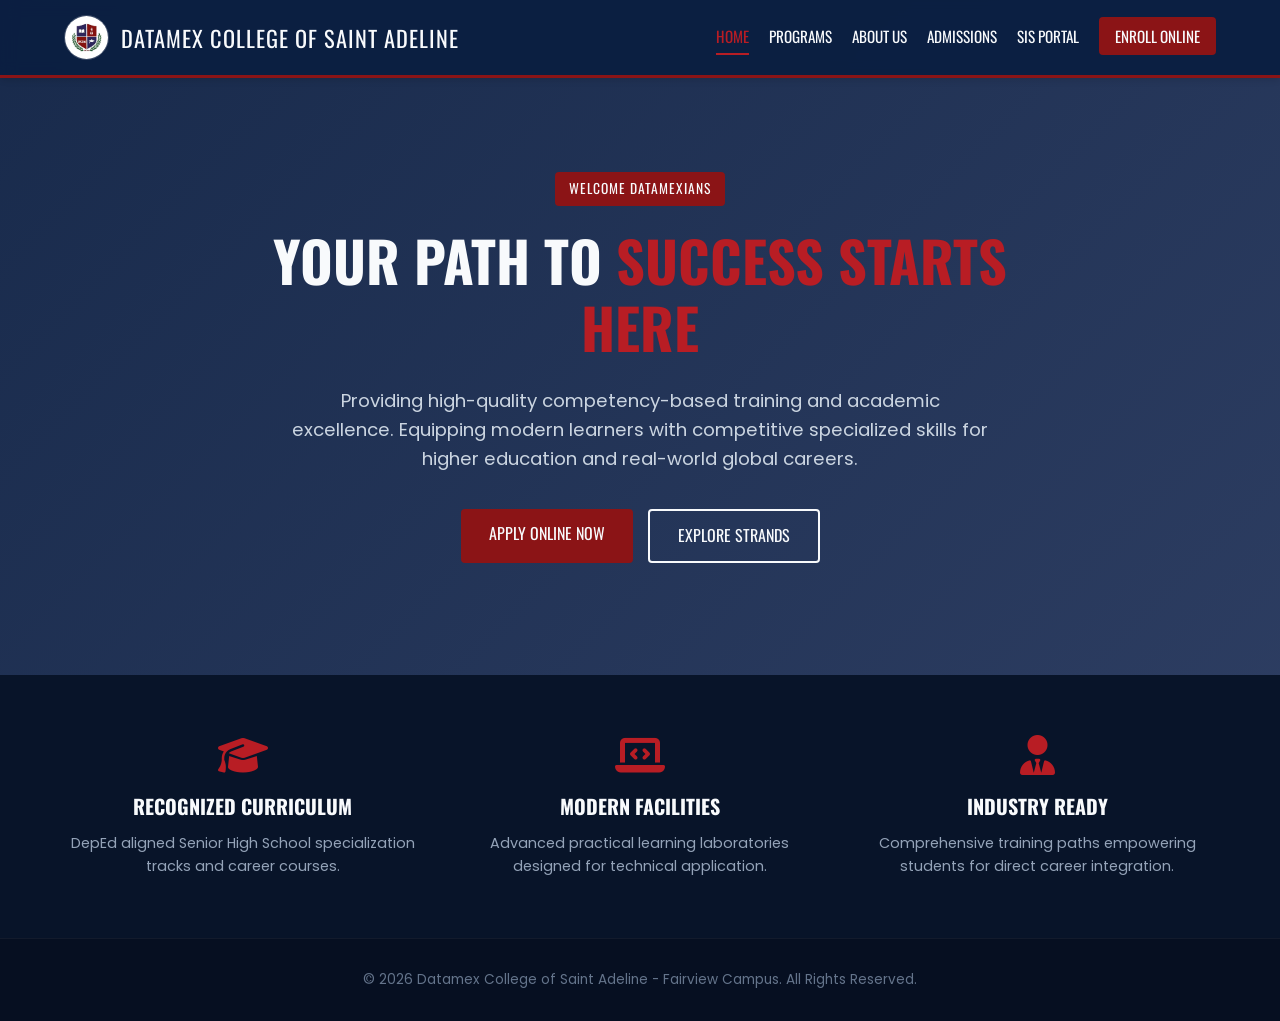
<file: index.html>
<!DOCTYPE html>
<html lang="en">
<head>
    <meta charset="UTF-8">
    <meta name="viewport" content="width=device-width, initial-scale=1.0">
    <title>Datamex College of Saint Adeline - Home</title>
    <link href="https://fonts.googleapis.com/css2?family=Oswald:wght=500;700&family=Poppins:wght=400;500;600;700&display=swap" rel="stylesheet">
    <link rel="stylesheet" href="https://cdnjs.cloudflare.com/ajax/libs/font-awesome/6.4.0/css/all.min.css">
    <link rel="stylesheet" href="css/style.css">
    <link rel="icon" type="image/x-icon" href="assets/round-logo.png">
</head>
<body>

    <!-- INSTITUTIONAL NAVIGATION HEADER -->
    <nav class="navbar">
        <a href="index.html" class="nav-logo">
            <img src="assets/logo.jpg" alt="Datamex College of Saint Adeline Logo">
            <span>DATAMEX COLLEGE OF SAINT ADELINE</span>
        </a>
        <div class="menu-toggle" id="menuToggle"><i class="fa-solid fa-bars"></i></div>
        <ul class="nav-links" id="navLinks">
            <li><a href="index.html">Home</a></li>
            <li><a href="strands.html">Programs</a></li>
            <li><a href="about.html">About Us</a></li>
            <li><a href="contact.html">Admissions</a></li>
            <li><a href="login.html">SIS Portal</a></li>
            <li><a href="register.html" class="nav-btn">Enroll Online</a></li>
        </ul>
    </nav>

    <!-- BRANDED LANDING HERO -->
    <header class="hero-banner">
        <div class="hero-content">
            <div class="hero-badge">Welcome Datamexians</div>
            <h1 class="hero-title">Your Path To <span>Success Starts Here</span></h1>
            <p class="hero-desc">Providing high-quality competency-based training and academic excellence. Equipping modern learners with competitive specialized skills for higher education and real-world global careers.</p>
            <div class="hero-actions">
                <a href="register.html" class="btn-primary">Apply Online Now</a>
                <a href="strands.html" class="btn-secondary">Explore Strands</a>
            </div>
        </div>
    </header>

    <section class="features-strip">
        <div class="feature-item">
            <i class="fa-solid fa-graduation-cap"></i>
            <h4>Recognized Curriculum</h4>
            <p>DepEd aligned Senior High School specialization tracks and career courses.</p>
        </div>
        <div class="feature-item">
            <i class="fa-solid fa-laptop-code"></i>
            <h4>Modern Facilities</h4>
            <p>Advanced practical learning laboratories designed for technical application.</p>
        </div>
        <div class="feature-item">
            <i class="fa-solid fa-user-tie"></i>
            <h4>Industry Ready</h4>
            <p>Comprehensive training paths empowering students for direct career integration.</p>
        </div>
    </section>

    <footer class="global-footer">
        <p>&copy; 2026 Datamex College of Saint Adeline - Fairview Campus. All Rights Reserved.</p>
    </footer>

    <script src="js/main.js" defer></script>
</body>
</html>
</file>
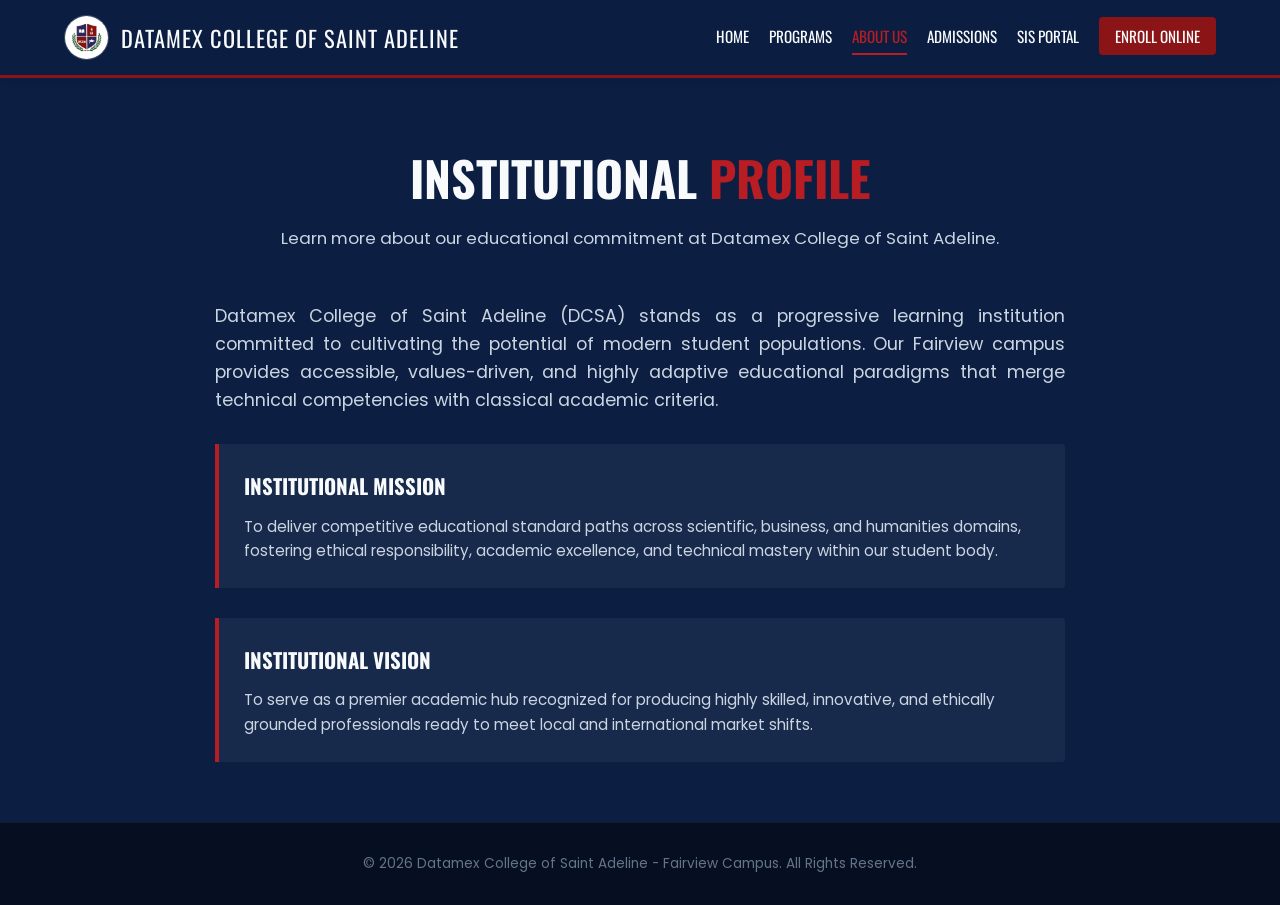
<file: about.html>
<!DOCTYPE html>
<html lang="en">
<head>
    <meta charset="UTF-8">
    <meta name="viewport" content="width=device-width, initial-scale=1.0">
    <title>About DCSA Fairview</title>
    <link href="https://fonts.googleapis.com/css2?family=Oswald:wght=500;700&family=Poppins:wght=400;500;600;700&display=swap" rel="stylesheet">
    <link rel="stylesheet" href="https://cdnjs.cloudflare.com/ajax/libs/font-awesome/6.4.0/css/all.min.css">
    <link rel="stylesheet" href="css/style.css">
    <link rel="icon" type="image/x-icon" href="assets/round-logo.png">
</head>
<body class="dark-theme-page">

    <nav class="navbar">
        <a href="index.html" class="nav-logo">
            <img src="assets/logo.jpg" alt="Datamex College of Saint Adeline Logo">
            <span>DATAMEX COLLEGE OF SAINT ADELINE</span>
        </a>
        <div class="menu-toggle" id="menuToggle"><i class="fa-solid fa-bars"></i></div>
        <ul class="nav-links" id="navLinks">
            <li><a href="index.html">Home</a></li>
            <li><a href="strands.html">Programs</a></li>
            <li><a href="about.html">About Us</a></li>
            <li><a href="contact.html">Admissions</a></li>
            <li><a href="login.html">SIS Portal</a></li>
            <li><a href="register.html" class="nav-btn">Enroll Online</a></li>
        </ul>
    </nav>

    <main class="page-container">
        <div class="lore-wrapper">
            <div class="section-header">
                <h1>Institutional <span>Profile</span></h1>
                <p>Learn more about our educational commitment at Datamex College of Saint Adeline.</p>
            </div>

            <p class="lore-paragraph">Datamex College of Saint Adeline (DCSA) stands as a progressive learning institution committed to cultivating the potential of modern student populations. Our Fairview campus provides accessible, values-driven, and highly adaptive educational paradigms that merge technical competencies with classical academic criteria.</p>

            <div class="lore-card">
                <h4>Institutional Mission</h4>
                <p>To deliver competitive educational standard paths across scientific, business, and humanities domains, fostering ethical responsibility, academic excellence, and technical mastery within our student body.</p>
            </div>

            <div class="lore-card">
                <h4>Institutional Vision</h4>
                <p>To serve as a premier academic hub recognized for producing highly skilled, innovative, and ethically grounded professionals ready to meet local and international market shifts.</p>
            </div>
        </div>
    </main>

    <footer class="global-footer">
        <p>&copy; 2026 Datamex College of Saint Adeline - Fairview Campus. All Rights Reserved.</p>
    </footer>

    <script src="js/main.js" defer></script>
</body>
</html>
</file>
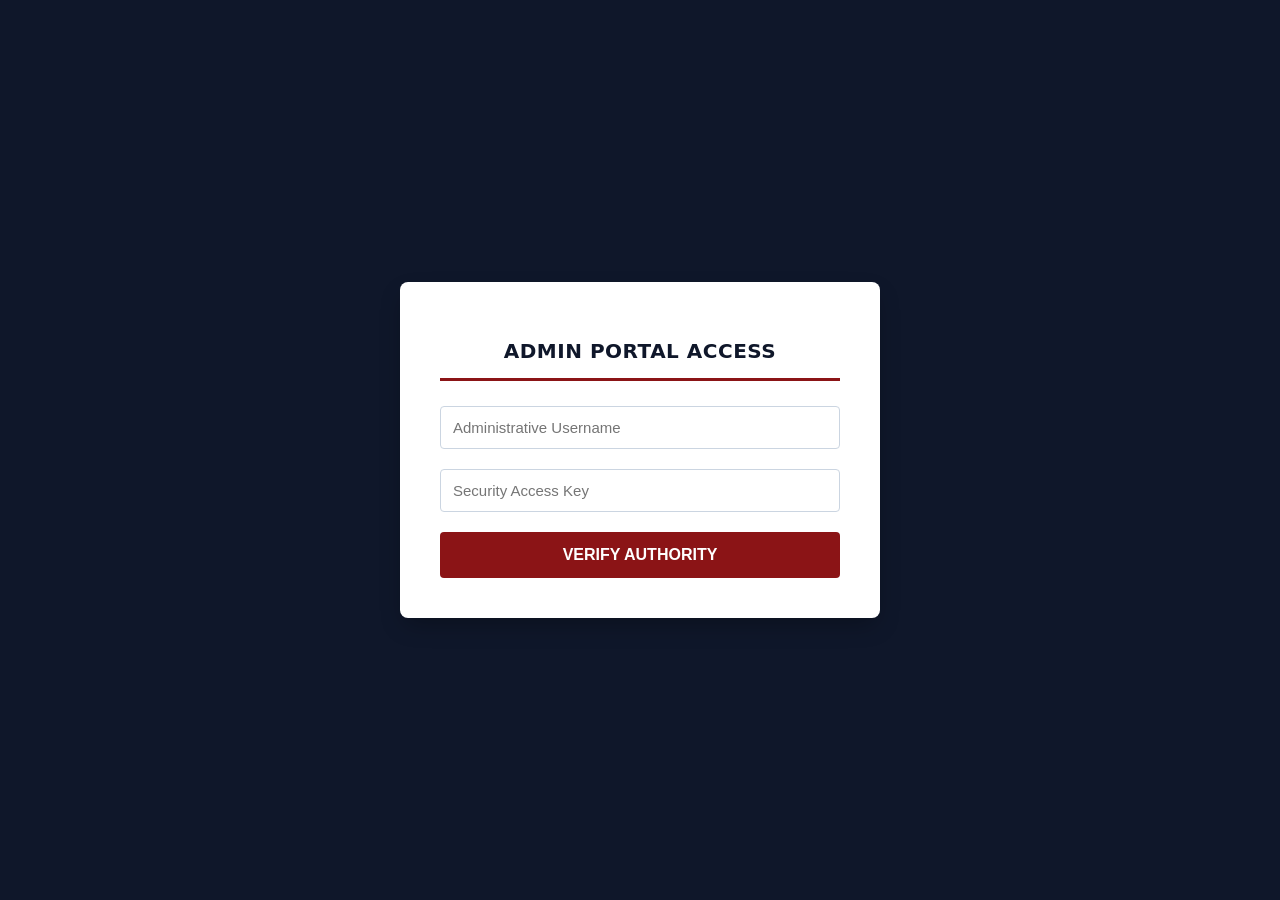
<file: admin-login.html>
<!DOCTYPE html>
<html lang="en">
<head>
    <meta charset="UTF-8">
    <title>DCSA SIS - Administrative Portal Gate</title>
    <link rel="icon" type="image/x-icon" href="assets/round-logo.png">
    <style>
        body { background: #0f172a; font-family: system-ui, sans-serif; display: flex; justify-content: center; align-items: center; height: 100vh; margin: 0; }
        .login-box { background: white; padding: 40px; border-radius: 8px; box-shadow: 0 10px 25px -5px rgba(0,0,0,0.3); width: 100%; max-width: 400px; text-align: center; }
        .brand-header { border-bottom: 3px solid #8b1416; padding-bottom: 15px; margin-bottom: 25px; color: #0f172a; text-transform: uppercase; letter-spacing: 0.5px; font-size: 20px; }
        input { width: 100%; padding: 12px; margin-bottom: 20px; border: 1px solid #cbd5e1; border-radius: 4px; box-sizing: border-box; font-size: 15px; }
        button { background: #8b1416; color: white; width: 100%; padding: 14px; border: none; border-radius: 4px; font-weight: bold; font-size: 16px; cursor: pointer; text-transform: uppercase; transition: background 0.2s; }
        button:hover { background: #a11b1e; }
    </style>
</head>
<body>

    <div class="login-box">
        <h2 class="brand-header">Admin Portal Access</h2>
        <form id="adminLoginForm" onsubmit="processAdminLogin(event)">
            <input type="text" id="adminUser" placeholder="Administrative Username" required>
            <input type="password" id="adminPass" placeholder="Security Access Key" required>
            <button type="submit">Verify Authority</button>
        </form>
    </div>

    <script src="js/admin-login.js"></script>
</body>
</html>
</file>
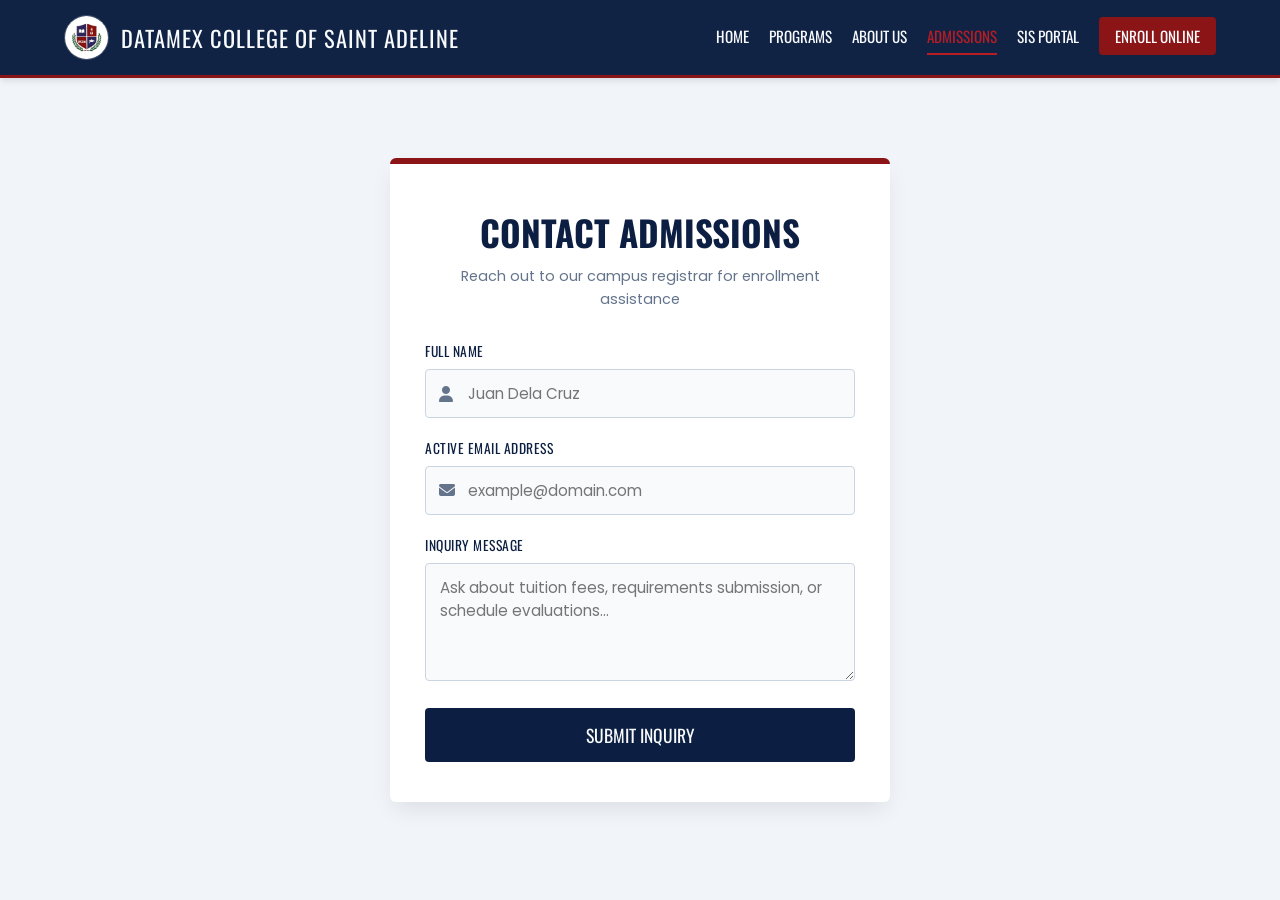
<file: contact.html>
<!DOCTYPE html>
<html lang="en">
<head>
    <meta charset="UTF-8">
    <meta name="viewport" content="width=device-width, initial-scale=1.0">
    <title>Contact DCSA Admissions</title>
    <link href="https://fonts.googleapis.com/css2?family=Oswald:wght=500;700&family=Poppins:wght=400;500;600;700&display=swap" rel="stylesheet">
    <link rel="stylesheet" href="https://cdnjs.cloudflare.com/ajax/libs/font-awesome/6.4.0/css/all.min.css">
    <link rel="stylesheet" href="css/style.css">
    <link rel="icon" type="image/x-icon" href="assets/round-logo.png">
</head>
<body>

    <nav class="navbar">
        <a href="index.html" class="nav-logo">
            <img src="assets/logo.jpg" alt="Datamex College of Saint Adeline Logo">
            <span>DATAMEX COLLEGE OF SAINT ADELINE</span>
        </a>
        <div class="menu-toggle" id="menuToggle"><i class="fa-solid fa-bars"></i></div>
        <ul class="nav-links" id="navLinks">
            <li><a href="index.html">Home</a></li>
            <li><a href="strands.html">Programs</a></li>
            <li><a href="about.html">About Us</a></li>
            <li><a href="contact.html">Admissions</a></li>
            <li><a href="login.html">SIS Portal</a></li>
            <li><a href="register.html" class="nav-btn">Enroll Online</a></li>
        </ul>
    </nav>

    <div class="form-view-wrapper">
        <div class="form-panel">
            <h2>Contact Admissions</h2>
            <p class="panel-sub">Reach out to our campus registrar for enrollment assistance</p>
            
            <!-- Added id="inquiryForm" to target it with Javascript -->
            <form id="inquiryForm" action="https://api.web3forms.com/submit" method="POST">
                
                <!-- Your Web3Forms Access Key -->
                <input type="hidden" name="access_key" value="90c04940-a4cf-4126-b717-ddd71154e0bb">
                
                <!-- Sets the subject line of the email you will receive -->
                <input type="hidden" name="subject" value="New Admissions Inquiry - Datamex">

                <div class="form-group">
                    <label>Full Name</label>
                    <div class="input-container">
                        <i class="fa-solid fa-user"></i>
                        <input type="text" name="name" placeholder="Juan Dela Cruz" required>
                    </div>
                </div>

                <div class="form-group">
                    <label>Active Email Address</label>
                    <div class="input-container">
                        <i class="fa-solid fa-envelope"></i>
                        <input type="email" name="email" placeholder="example@domain.com" required>
                    </div>
                </div>

                <div class="form-group">
                    <label>Inquiry Message</label>
                    <div class="input-container">
                        <textarea name="message" rows="4" placeholder="Ask about tuition fees, requirements submission, or schedule evaluations..." required></textarea>
                    </div>
                </div>

                <button type="submit" id="submitBtn" class="form-action-btn">Submit Inquiry</button>
            </form>
        </div>
    </div>

    <script src="js/main.js" defer></script>
    
    <!-- Seamless Form Submission Script (AJAX) -->
    <script>
        const form = document.getElementById('inquiryForm');
        const submitBtn = document.getElementById('submitBtn');

        form.addEventListener('submit', function(e) {
            e.preventDefault(); // Prevents the default browser redirect

            // Change button text to show it's working
            submitBtn.textContent = 'Sending...';
            submitBtn.style.opacity = '0.7';
            submitBtn.disabled = true;

            const formData = new FormData(form);
            const object = Object.fromEntries(formData);
            const json = JSON.stringify(object);

            fetch('https://api.web3forms.com/submit', {
                method: 'POST',
                headers: {
                    'Content-Type': 'application/json',
                    'Accept': 'application/json'
                },
                body: json
            })
            .then(async (response) => {
                let json = await response.json();
                if (response.status == 200) {
                    alert("Success! Your inquiry has been sent to the Admissions office.");
                    form.reset(); // Clear the form fields
                } else {
                    console.log(response);
                    alert("Error: Something went wrong. Please try again.");
                }
            })
            .catch(error => {
                console.log(error);
                alert("Error: Unable to connect to the email server.");
            })
            .finally(() => {
                // Reset button text and state
                submitBtn.textContent = 'Submit Inquiry';
                submitBtn.style.opacity = '1';
                submitBtn.disabled = false;
            });
        });
    </script>
</body>
</html>
</file>
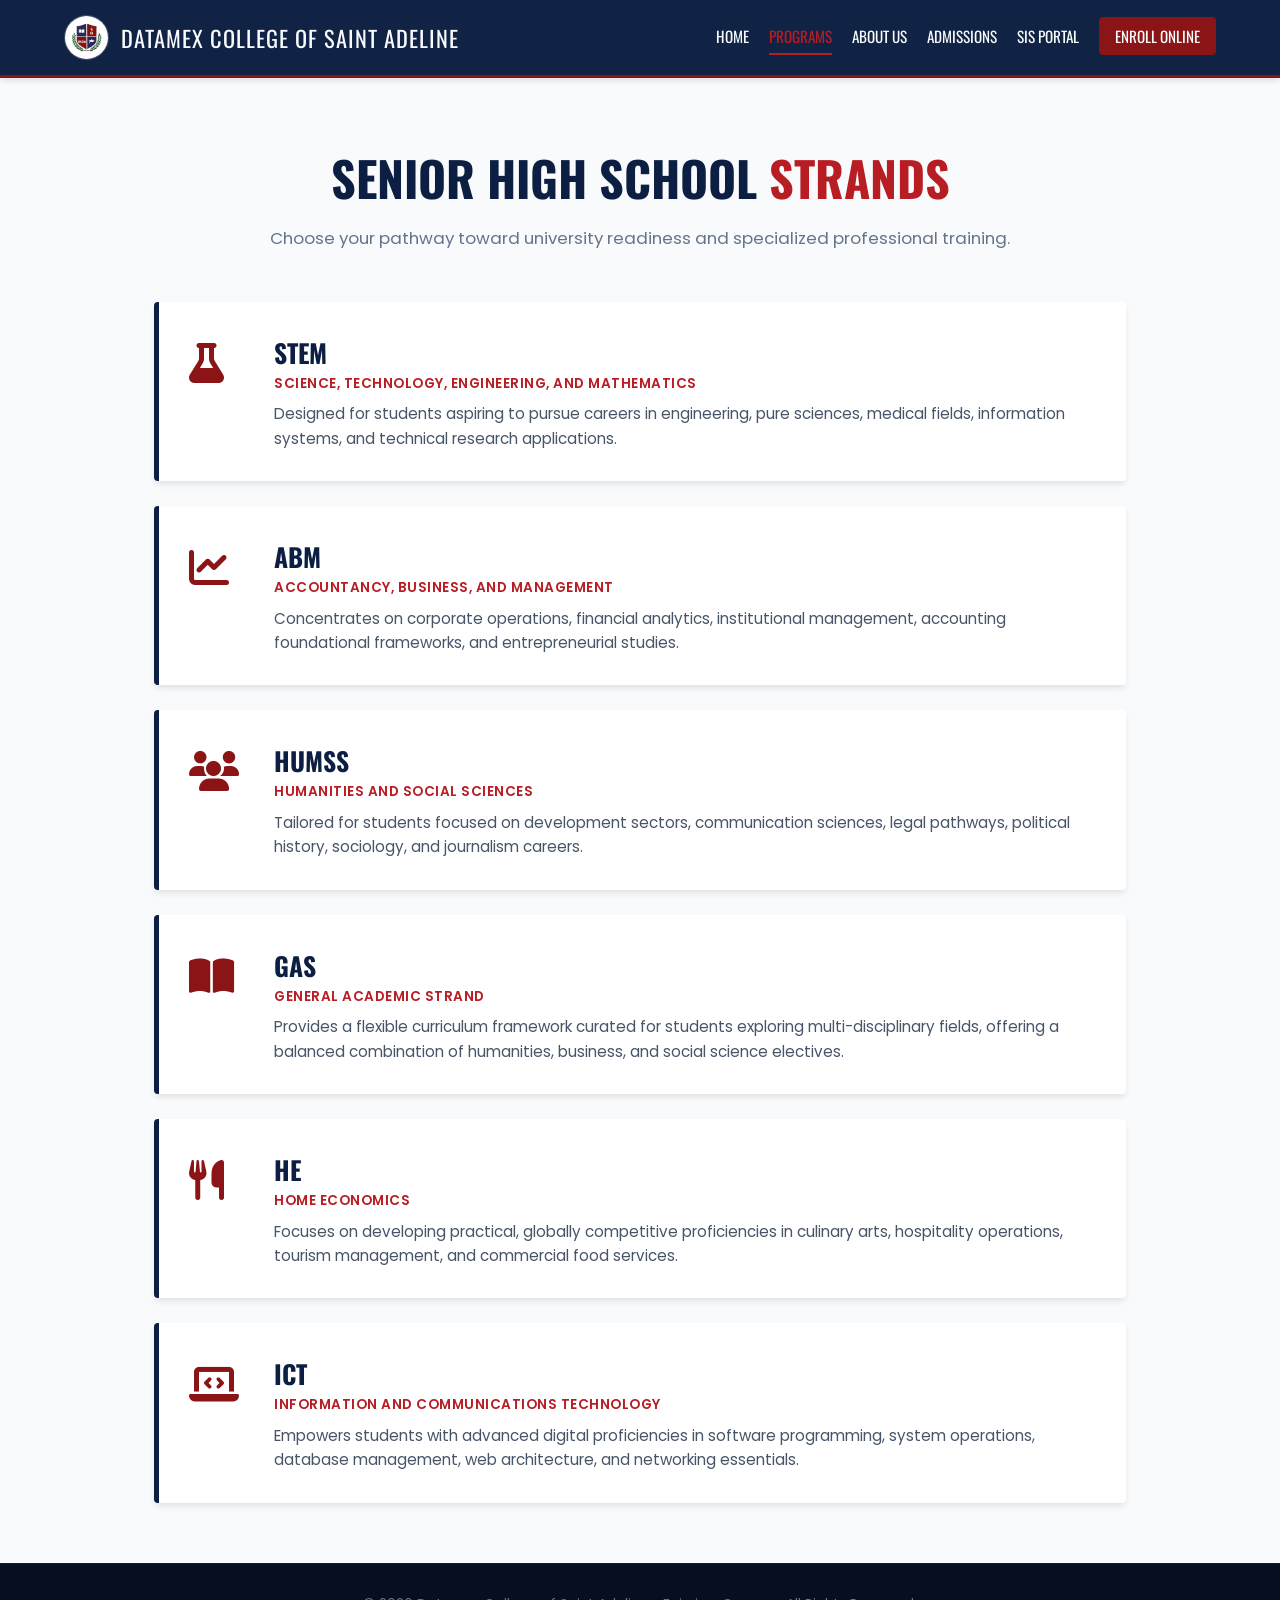
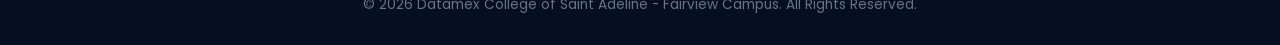
<file: strands.html>
<!DOCTYPE html>
<html lang="en">
<head>
    <meta charset="UTF-8">
    <meta name="viewport" content="width=device-width, initial-scale=1.0">
    <title>DCSA - Academic Programs</title>
    <link href="https://fonts.googleapis.com/css2?family=Oswald:wght=500;700&family=Poppins:wght=400;500;600;700&display=swap" rel="stylesheet">
    <link rel="stylesheet" href="https://cdnjs.cloudflare.com/ajax/libs/font-awesome/6.4.0/css/all.min.css">
    <link rel="stylesheet" href="css/style.css">
    <link rel="icon" type="image/x-icon" href="assets/round-logo.png">
</head>
<body>

    <nav class="navbar">
        <a href="index.html" class="nav-logo">
            <img src="assets/logo.jpg" alt="Datamex College of Saint Adeline Logo">
            <span>DATAMEX COLLEGE OF SAINT ADELINE</span>
        </a>
        <div class="menu-toggle" id="menuToggle"><i class="fa-solid fa-bars"></i></div>
        <ul class="nav-links" id="navLinks">
            <li><a href="index.html">Home</a></li>
            <li><a href="strands.html">Programs</a></li>
            <li><a href="about.html">About Us</a></li>
            <li><a href="contact.html">Admissions</a></li>
            <li><a href="login.html">SIS Portal</a></li>
            <li><a href="register.html" class="nav-btn">Enroll Online</a></li>
        </ul>
    </nav>

    <main class="page-container">
        <div class="section-header">
            <h1>Senior High School <span>Strands</span></h1>
            <p>Choose your pathway toward university readiness and specialized professional training.</p>
        </div>

        <div class="strands-stack">
            <!-- Academic Track Strands -->
            <div class="strand-card">
                <div class="strand-icon-wrapper"><i class="fa-solid fa-flask"></i></div>
                <div class="strand-details">
                    <h3>STEM</h3>
                    <div class="strand-meta">Science, Technology, Engineering, and Mathematics</div>
                    <p>Designed for students aspiring to pursue careers in engineering, pure sciences, medical fields, information systems, and technical research applications.</p>
                </div>
            </div>

            <div class="strand-card">
                <div class="strand-icon-wrapper"><i class="fa-solid fa-chart-line"></i></div>
                <div class="strand-details">
                    <h3>ABM</h3>
                    <div class="strand-meta">Accountancy, Business, and Management</div>
                    <p>Concentrates on corporate operations, financial analytics, institutional management, accounting foundational frameworks, and entrepreneurial studies.</p>
                </div>
            </div>

            <div class="strand-card">
                <div class="strand-icon-wrapper"><i class="fa-solid fa-users"></i></div>
                <div class="strand-details">
                    <h3>HUMSS</h3>
                    <div class="strand-meta">Humanities and Social Sciences</div>
                    <p>Tailored for students focused on development sectors, communication sciences, legal pathways, political history, sociology, and journalism careers.</p>
                </div>
            </div>

            <div class="strand-card">
                <div class="strand-icon-wrapper"><i class="fa-solid fa-book-open"></i></div>
                <div class="strand-details">
                    <h3>GAS</h3>
                    <div class="strand-meta">General Academic Strand</div>
                    <p>Provides a flexible curriculum framework curated for students exploring multi-disciplinary fields, offering a balanced combination of humanities, business, and social science electives.</p>
                </div>
            </div>

            <!-- TVL Track Strands -->
            <div class="strand-card">
                <div class="strand-icon-wrapper"><i class="fa-solid fa-utensils"></i></div>
                <div class="strand-details">
                    <h3>HE</h3>
                    <div class="strand-meta">Home Economics</div>
                    <p>Focuses on developing practical, globally competitive proficiencies in culinary arts, hospitality operations, tourism management, and commercial food services.</p>
                </div>
            </div>

            <div class="strand-card">
                <div class="strand-icon-wrapper"><i class="fa-solid fa-laptop-code"></i></div>
                <div class="strand-details">
                    <h3>ICT</h3>
                    <div class="strand-meta">Information and Communications Technology</div>
                    <p>Empowers students with advanced digital proficiencies in software programming, system operations, database management, web architecture, and networking essentials.</p>
                </div>
            </div>
        </div>
    </main>

    <footer class="global-footer">
        <p>&copy; 2026 Datamex College of Saint Adeline - Fairview Campus. All Rights Reserved.</p>
    </footer>

    <script src="js/main.js" defer></script>
</body>
</html>
</file>
<file: css/style.css>
/* ==========================================================================
   1. DESIGN SYSTEM VARIABLES & RESET
   ========================================================================== */
:root {
    --deep-blue: #0c1f42;
    --crimson-red: #8b1416;
    --bright-red: #b81d24;
    --text-dark: #1e293b;
    --text-light: #f8fafc;
    --muted-gray: #64748b;
    --card-bg: #ffffff;
    --bg-light: #f8fafc;
    --font-primary: 'Poppins', sans-serif;
    --font-display: 'Oswald', sans-serif;
    --transition: all 0.3s cubic-bezier(0.4, 0, 0.2, 1);
    --shadow: 0 4px 6px -1px rgba(0, 0, 0, 0.1);
    --shadow-lg: 0 10px 25px -5px rgba(0, 0, 0, 0.1);
}

* {
    margin: 0;
    padding: 0;
    box-sizing: border-box;
}

body {
    font-family: var(--font-primary);
    background-color: var(--bg-light);
    color: var(--text-dark);
    line-height: 1.6;
    overflow-x: hidden;
}

/* ==========================================================================
   2. UNIFORM INSTITUTIONAL NAVBAR
   ========================================================================== */
.navbar {
    position: fixed;
    top: 0;
    left: 0;
    width: 100%;
    background: rgba(12, 31, 66, 0.98);
    backdrop-filter: blur(8px);
    border-bottom: 3px solid var(--crimson-red);
    padding: 15px 5%;
    display: flex;
    justify-content: space-between;
    align-items: center;
    z-index: 1000;
    box-shadow: var(--shadow);
}

.nav-logo {
    display: flex;
    align-items: center;
    gap: 12px;
    text-decoration: none;
    color: var(--text-light);
    font-family: var(--font-display);
    font-size: 1.4rem;
    letter-spacing: 1px;
}

.nav-logo img {
    height: 45px;
    width: 45px;
    object-fit: contain;
    border-radius: 50%;
    border: 1.5px solid rgba(255, 255, 255, 0.2);
    transition: var(--transition);
}

.nav-logo:hover img {
    transform: scale(1.05);
}

.nav-links {
    display: flex;
    list-style: none;
    gap: 20px;
    align-items: center;
}

.nav-links a {
    text-decoration: none;
    color: var(--text-light);
    font-family: var(--font-display);
    text-transform: uppercase;
    font-size: 0.95rem;
    padding: 6px 0;
    border-bottom: 2px solid transparent;
    transition: var(--transition);
}

.nav-links a:hover, 
.nav-links a.active {
    color: var(--bright-red);
    border-bottom-color: var(--bright-red);
}

.nav-links .nav-btn {
    background: var(--crimson-red);
    padding: 8px 16px;
    border-radius: 4px;
    border-bottom: none;
}

.nav-links .nav-btn:hover {
    background: var(--text-light);
    color: var(--deep-blue);
}

.menu-toggle {
    display: none;
    color: var(--text-light);
    font-size: 1.5rem;
    cursor: pointer;
}

/* ==========================================================================
   3. HERO BANNER & HOMEPAGE COMPONENTS
   ========================================================================== */
.hero-banner {
    position: relative;
    padding: 160px 5% 100px 5%;
    min-height: 75vh;
    display: flex;
    align-items: center;
    justify-content: center;
    text-align: center;
    background: linear-gradient(135deg, rgba(12, 31, 66, 0.95) 0%, rgba(22, 40, 80, 0.9) 100%);
    color: var(--text-light);
}

.hero-content {
    max-width: 850px;
    width: 100%;
}

.hero-badge {
    background: var(--crimson-red);
    padding: 6px 14px;
    font-family: var(--font-display);
    text-transform: uppercase;
    font-size: 0.85rem;
    letter-spacing: 1px;
    border-radius: 4px;
    display: inline-block;
    margin-bottom: 20px;
}

.hero-title {
    font-family: var(--font-display);
    font-size: clamp(2.2rem, 5vw, 3.5rem);
    text-transform: uppercase;
    line-height: 1.2;
    margin-bottom: 25px;
}

.hero-title span {
    color: var(--bright-red);
}

.hero-desc {
    font-size: clamp(1rem, 2vw, 1.15rem);
    color: #cbd5e1;
    margin-bottom: 35px;
    max-width: 700px;
    margin-left: auto;
    margin-right: auto;
}

.hero-actions {
    display: flex;
    flex-wrap: wrap;
    justify-content: center;
    gap: 15px;
}

.btn-primary, .btn-secondary {
    padding: 12px 28px;
    font-family: var(--font-display);
    font-size: 1rem;
    text-transform: uppercase;
    text-decoration: none;
    border-radius: 4px;
    transition: var(--transition);
    display: inline-block;
}

.btn-primary {
    background: var(--crimson-red);
    color: var(--text-light);
}

.btn-primary:hover {
    background: var(--text-light);
    color: var(--deep-blue);
}

.btn-secondary {
    border: 2px solid var(--text-light);
    color: var(--text-light);
}

.btn-secondary:hover {
    background: rgba(255, 255, 255, 0.1);
}

.features-strip {
    background: #081429;
    padding: 60px 5%;
    display: grid;
    grid-template-columns: repeat(auto-fit, minmax(260px, 1fr));
    gap: 40px;
    text-align: center;
    color: var(--text-light);
}

.feature-item i {
    font-size: 2.5rem;
    color: var(--bright-red);
    margin-bottom: 15px;
}

.feature-item h4 {
    font-family: var(--font-display);
    text-transform: uppercase;
    font-size: 1.25rem;
    margin-bottom: 10px;
}

.feature-item p {
    color: #94a3b8;
    font-size: 0.9rem;
}

/* ==========================================================================
   4. CONTENT PAGE CONTAINERS & ACADEMIC CARDS
   ========================================================================== */
.page-container {
    max-width: 1100px;
    margin: 0 auto;
    padding: 140px 5% 60px 5%;
}

.dark-theme-page {
    background-color: var(--deep-blue);
    color: var(--text-light);
}

.section-header {
    text-align: center;
    margin-bottom: 50px;
}

.section-header h1 {
    font-family: var(--font-display);
    font-size: clamp(2.2rem, 4vw, 3rem);
    text-transform: uppercase;
    color: var(--deep-blue);
}

.dark-theme-page .section-header h1 {
    color: var(--text-light);
}

.section-header h1 span {
    color: var(--bright-red);
}

.section-header p {
    color: var(--muted-gray);
    margin-top: 8px;
    font-size: 1.05rem;
}

.dark-theme-page .section-header p {
    color: #cbd5e1;
}

/* Academic Strands Layout */
.strands-stack {
    display: flex;
    flex-direction: column;
    gap: 25px;
}

.strand-card {
    background: var(--card-bg);
    border-left: 5px solid var(--deep-blue);
    padding: 30px;
    border-radius: 4px;
    box-shadow: var(--shadow);
    display: flex;
    gap: 25px;
    align-items: flex-start;
    transition: var(--transition);
}

.strand-card:hover {
    transform: translateY(-2px);
    border-left-color: var(--bright-red);
    box-shadow: var(--shadow-lg);
}

.strand-icon-wrapper {
    font-size: 2.5rem;
    color: var(--crimson-red);
    min-width: 60px;
}

.strand-details h3 {
    font-family: var(--font-display);
    font-size: 1.6rem;
    text-transform: uppercase;
    color: var(--deep-blue);
}

.strand-meta {
    font-size: 0.85rem;
    font-weight: 600;
    color: var(--bright-red);
    text-transform: uppercase;
    margin-bottom: 8px;
    letter-spacing: 0.5px;
}

.strand-details p {
    color: #475569;
    font-size: 0.95rem;
}

/* About Us Layout Profiles */
.lore-wrapper {
    max-width: 850px;
    margin: 0 auto;
}

.lore-paragraph {
    margin-bottom: 25px;
    font-size: 1.1rem;
    color: #cbd5e1;
    text-align: justify;
}

.lore-card {
    background: rgba(255, 255, 255, 0.05);
    border-left: 4px solid var(--bright-red);
    padding: 25px;
    margin-top: 30px;
    border-radius: 0 4px 4px 0;
}

.lore-card h4 {
    font-family: var(--font-display);
    text-transform: uppercase;
    font-size: 1.3rem;
    margin-bottom: 12px;
    color: var(--text-light);
}

.lore-card p {
    color: #cbd5e1;
    font-size: 0.95rem;
}

/* ==========================================================================
   5. REGISTRATION FORMS & SIS PORTAL INTERFACES
   ========================================================================== */
.form-view-wrapper {
    min-height: 100vh;
    display: flex;
    justify-content: center;
    align-items: center;
    padding: 120px 5% 60px 5%;
    background: #f1f5f9;
}

.form-panel {
    background: var(--card-bg);
    width: 100%;
    max-width: 500px;
    padding: 40px 35px;
    border-radius: 6px;
    box-shadow: var(--shadow-lg);
    border-top: 6px solid var(--crimson-red);
}

.form-panel h2 {
    font-family: var(--font-display);
    font-size: 2.2rem;
    text-transform: uppercase;
    text-align: center;
    color: var(--deep-blue);
    margin-bottom: 5px;
}

.form-panel .panel-sub {
    font-size: 0.9rem;
    color: var(--muted-gray);
    text-align: center;
    margin-bottom: 30px;
}

.form-group {
    margin-bottom: 20px;
}

.form-group label {
    display: block;
    font-family: var(--font-display);
    text-transform: uppercase;
    font-size: 0.85rem;
    margin-bottom: 6px;
    color: var(--deep-blue);
    letter-spacing: 0.5px;
}

.input-container {
    position: relative;
}

.input-container i {
    position: absolute;
    left: 14px;
    top: 50%;
    transform: translateY(-50%);
    color: var(--muted-gray);
}

.input-container input, 
.input-container select, 
.input-container textarea {
    width: 100%;
    padding: 12px 14px 12px 42px;
    border: 1px solid #cbd5e1;
    border-radius: 4px;
    font-family: var(--font-primary);
    font-size: 0.95rem;
    outline: none;
    transition: var(--transition);
    background-color: #f8fafc;
}

.input-container textarea {
    padding-left: 14px;
    resize: vertical;
}

.input-container input:focus, 
.input-container select:focus, 
.input-container textarea:focus {
    border-color: var(--crimson-red);
    box-shadow: 0 0 0 3px rgba(139, 20, 22, 0.15);
    background-color: #html-white, #fff;
}

.form-action-btn {
    width: 100%;
    padding: 14px;
    background: var(--deep-blue);
    color: var(--text-light);
    border: none;
    font-family: var(--font-display);
    font-size: 1.1rem;
    text-transform: uppercase;
    border-radius: 4px;
    cursor: pointer;
    transition: var(--transition);
}

.form-action-btn:hover {
    background: var(--crimson-red);
}

.panel-footer-links {
    text-align: center;
    margin-top: 25px;
    font-size: 0.9rem;
    color: var(--muted-gray);
}

.panel-footer-links a {
    color: var(--crimson-red);
    text-decoration: none;
    font-weight: 600;
}

.panel-footer-links a:hover {
    text-decoration: underline;
}

/* Global Footer */
.global-footer {
    background: #060f21;
    padding: 30px 5%;
    text-align: center;
    color: #64748b;
    font-size: 0.85rem;
    border-top: 1px solid rgba(255, 255, 255, 0.05);
}

/* ==========================================================================
   6. RESPONSIVE ADAPTABILITY QUERIES
   ========================================================================== */
@media (max-width: 768px) {
.menu-toggle {
    display: none; 
    color: var(--text-light);
    cursor: pointer;
    font-size: 1.8rem;       
    width: 50px;             
    height: 50px;            
    display: flex;           
    align-items: center;     
    justify-content: center; 
    border-radius: 50%;      
    transition: var(--transition);

    /* --- FIX 1: ENSURE THE BUTTON STAYS IN FRONT OF THE SIDEBAR --- */
    position: relative;
    z-index: 1010; 
    
    /* Removes the annoying mobile tap highlight box */
    -webkit-tap-highlight-color: transparent; 
}

/* --- FIX 2: THE CRITICAL CENTER-TAP SOLUTION --- */
.menu-toggle i {
    pointer-events: none; /* Forces the phone to pass the tap straight through the icon to the button */
}


/* Optional: Gives visual feedback when tapped */
.menu-toggle:active {
    background: rgba(255, 255, 255, 0.1); 
}


    .nav-links {
        position: fixed;
        top: 0;
        right: 0;
        width: 280px;
        height: 100vh;
        background: var(--deep-blue);
        border-left: 3px solid var(--crimson-red);
        flex-direction: column;
        padding: 100px 30px;
        gap: 25px;
        align-items: flex-start;
        transform: translateX(100%);
        transition: var(--transition);
        box-shadow: -5px 0 15px rgba(0, 0, 0, 0.3);
    }

    .nav-links.active {
        transform: translateX(0);
    }

    .nav-links a {
        width: 100%;
        font-size: 1.1rem;
        padding: 8px 0;
    }

    .nav-links .nav-btn {
        width: 100%;
        text-align: center;
        margin-top: 10px;
    }

    .strand-card {
        flex-direction: column;
        text-align: center;
        align-items: center;
    }

    .strand-icon-wrapper {
        min-width: unset;
        margin-bottom: 5px;
    }
}

@media (max-width: 480px) {
    .nav-logo span {
        font-size: 1.1rem;
    }

    .nav-logo img {
        height: 38px;
        width: 38px;
    }

/* ==========================================================================
   7. ADVANCED DESKTOP GRID LAYOUT EXTENSIONS
   ========================================================================== */

/* Split Hero Design */
.hero-desktop-grid {
    padding: 160px 8% 100px 8%;
    min-height: 85vh;
    display: grid;
    grid-template-columns: 1.2fr 1fr;
    gap: 50px;
    align-items: center;
    background: linear-gradient(135deg, #091730 0%, #0d234a 100%);
    color: var(--text-light);
    position: relative;
    overflow: hidden;
}

.hero-left-content {
    text-align: left;
}

.hero-left-content .hero-badge {
    background: var(--crimson-red);
    display: inline-flex;
    align-items: center;
    gap: 8px;
}

.hero-left-content .hero-title {
    font-size: 3.8rem;
    line-height: 1.15;
    margin-bottom: 20px;
}

.hero-left-content .hero-desc {
    margin-left: 0;
    margin-right: 0;
    color: #94a3b8;
    font-size: 1.1rem;
}

.hero-left-content .hero-actions {
    justify-content: flex-start;
}

/* Right Media Visual Frame Box */
.hero-right-media {
    display: flex;
    justify-content: center;
    align-items: center;
    position: relative;
}

.media-frame-wrapper {
    width: 100%;
    max-width: 460px;
    height: 400px;
    background: rgba(255, 255, 255, 0.03);
    border: 1px solid rgba(255, 255, 255, 0.1);
    border-radius: 12px;
    position: relative;
    box-shadow: var(--shadow-lg);
}

/* Fallback stylized block if image is not found */
.media-frame-wrapper::before {
    content: "\f19c";
    font-family: "Font Awesome 6 Free";
    font-weight: 900;
    position: absolute;
    font-size: 5rem;
    color: rgba(255, 255, 255, 0.05);
    top: 40%;
    left: 50%;
    transform: translate(-50%, -50%);
}

.media-frame-wrapper img {
    width: 100%;
    height: 100%;
    object-fit: cover;
    border-radius: 11px;
}

.media-overlay-card {
    position: absolute;
    bottom: -20px;
    left: -20px;
    background: var(--card-bg);
    color: var(--text-dark);
    padding: 15px 25px;
    border-radius: 8px;
    box-shadow: var(--shadow-lg);
    display: flex;
    align-items: center;
    gap: 15px;
    border-left: 4px solid var(--bright-red);
}

.media-overlay-card i {
    font-size: 1.8rem;
    color: var(--deep-blue);
}

.media-overlay-card h5 {
    font-family: var(--font-display);
    font-size: 1.1rem;
    text-transform: uppercase;
}

.media-overlay-card p {
    font-size: 0.8rem;
    color: var(--muted-gray);
}

/* Upgrade Features Strip Item layouts */
.features-strip {
    padding: 50px 8%;
}

.feature-item {
    display: flex;
    flex-direction: column;
    align-items: center;
    padding: 15px;
}

.feature-icon-box {
    width: 65px;
    height: 65px;
    background: rgba(184, 29, 36, 0.1);
    border-radius: 8px;
    display: flex;
    align-items: center;
    justify-content: center;
    margin-bottom: 20px;
    transition: var(--transition);
}

.feature-item:hover .feature-icon-box {
    background: var(--bright-red);
}

.feature-item:hover .feature-icon-box i {
    color: var(--text-light);
}

.feature-icon-box i {
    font-size: 1.8rem;
    color: var(--bright-red);
    margin-bottom: 0;
}

/* Announcements Layout Section */
.desktop-content-section {
    padding: 90px 8%;
    background-color: #ffffff;
}

.desktop-section-header {
    text-align: center;
    margin-bottom: 55px;
}

.desktop-section-header h2 {
    font-family: var(--font-display);
    font-size: 2.5rem;
    text-transform: uppercase;
    color: var(--deep-blue);
}

.desktop-section-header h2 span {
    color: var(--bright-red);
}

.announcements-grid {
    display: grid;
    grid-template-columns: repeat(3, 1fr);
    gap: 30px;
    max-width: 1200px;
    margin: 0 auto;
}

.news-card {
    background: var(--bg-light);
    padding: 30px;
    border-radius: 6px;
    border-top: 3px solid #cbd5e1;
    transition: var(--transition);
}

.news-card:hover {
    transform: translateY(-4px);
    border-top-color: var(--deep-blue);
    box-shadow: var(--shadow);
}

.news-date {
    font-size: 0.8rem;
    font-weight: 700;
    color: var(--bright-red);
    margin-bottom: 10px;
}

.news-card h3 {
    font-family: var(--font-display);
    font-size: 1.3rem;
    text-transform: uppercase;
    color: var(--deep-blue);
    margin-bottom: 12px;
}

.news-card p {
    font-size: 0.9rem;
    color: #475569;
    margin-bottom: 20px;
}

.news-link {
    text-decoration: none;
    font-size: 0.85rem;
    font-weight: 600;
    color: var(--deep-blue);
    display: inline-flex;
    align-items: center;
    gap: 5px;
    transition: var(--transition);
}

.news-link:hover {
    color: var(--bright-red);
}

/* Structured Desktop Corporate Footer */
.desktop-structured-footer {
    background: #091324;
    color: #94a3b8;
    border-top: 4px solid var(--crimson-red);
}

.footer-grid-container {
    max-width: 1200px;
    margin: 0 auto;
    padding: 70px 8% 50px 8%;
    display: grid;
    grid-template-columns: 1.5fr 1fr 1fr 1.2fr;
    gap: 40px;
}

.footer-logo-block {
    display: flex;
    align-items: center;
    gap: 12px;
    font-family: var(--font-display);
    font-size: 1.4rem;
    color: var(--text-light);
    margin-bottom: 18px;
}

.footer-logo-block img {
    height: 40px;
    width: 40px;
}

.footer-brand-desc {
    font-size: 0.85rem;
    line-height: 1.6;
    margin-bottom: 20px;
}

.footer-socials {
    display: flex;
    gap: 12px;
}

.footer-socials a {
    width: 36px;
    height: 36px;
    background: rgba(255, 255, 255, 0.05);
    color: var(--text-light);
    display: flex;
    align-items: center;
    justify-content: center;
    border-radius: 4px;
    font-size: 1rem;
    transition: var(--transition);
}

.footer-socials a:hover {
    background: var(--bright-red);
}

.footer-grid-container h4 {
    font-family: var(--font-display);
    text-transform: uppercase;
    font-size: 1.1rem;
    color: var(--text-light);
    margin-bottom: 20px;
    letter-spacing: 0.5px;
}

.footer-col-links ul {
    list-style: none;
}

.footer-col-links ul li {
    margin-bottom: 10px;
}

.footer-col-links ul li a {
    text-decoration: none;
    color: #94a3b8;
    font-size: 0.9rem;
    transition: var(--transition);
}

.footer-col-links ul li a:hover {
    color: var(--text-light);
    padding-left: 4px;
}

.footer-col-contact p {
    font-size: 0.85rem;
    margin-bottom: 12px;
    display: flex;
    align-items: flex-start;
    gap: 10px;
}

.footer-col-contact p i {
    color: var(--bright-red);
    margin-top: 4px;
}

.footer-copyright-bar {
    background: #050b14;
    padding: 25px 8%;
    text-align: center;
    font-size: 0.8rem;
    border-top: 1px solid rgba(255, 255, 255, 0.05);
}

/* ==========================================================================
   8. DYNAMIC RESPONSIVE BREAKDOWN REVERSALS
   ========================================================================== */
@media (max-width: 992px) {
    .hero-desktop-grid {
        grid-template-columns: 1fr;
        text-align: center;
        padding-top: 140px;
    }
    .hero-left-content { text-align: center; }
    .hero-left-content .hero-actions { justify-content: center; }
    .hero-right-media { display: none; } /* Hide structural g
</file>
